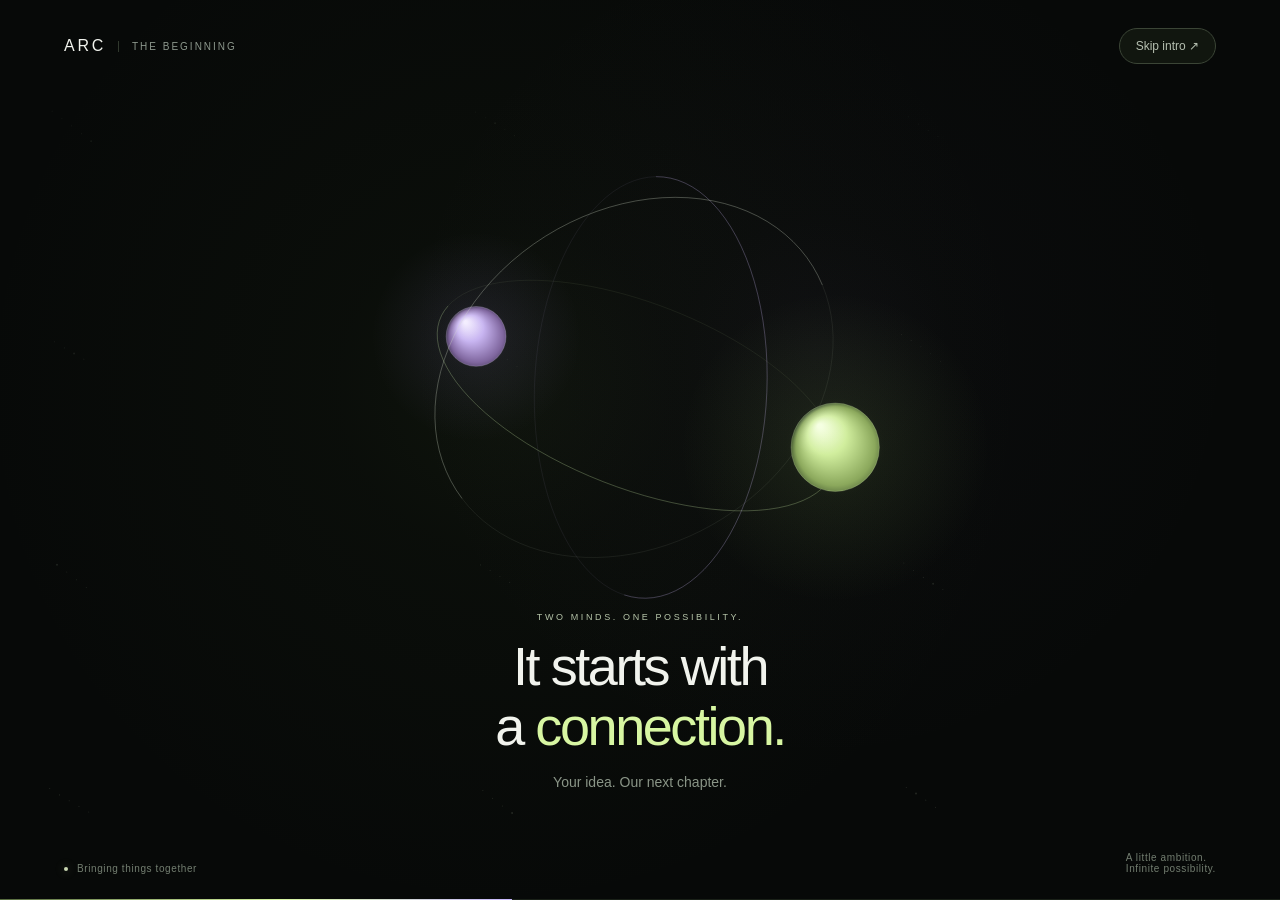
<file: web/index.html>
<!DOCTYPE html>
<html lang="en">
<head>
  <!--
    If you are serving your web app in a path other than the root, change the
    href value below to reflect the base path you are serving from.

    The path provided below has to start and end with a slash "/" in order for
    it to work correctly.

    For more details:
    * https://developer.mozilla.org/en-US/docs/Web/HTML/Element/base

    This is a placeholder for base href that will be replaced by the value of
    the `--base-href` argument provided to `flutter build`.
  -->
  <base href="$FLUTTER_BASE_HREF">

  <meta charset="UTF-8">
  <meta name="viewport" content="width=device-width, initial-scale=1.0, viewport-fit=cover">
  <link rel="stylesheet" href="arc_intro.css">
  <meta content="IE=Edge" http-equiv="X-UA-Compatible">
  <meta name="description" content="ARC Company workspace">
  <meta name="referrer" content="no-referrer">

  <!-- iOS meta tags & icons -->
  <meta name="mobile-web-app-capable" content="yes">
  <meta name="apple-mobile-web-app-status-bar-style" content="black">
  <meta name="apple-mobile-web-app-title" content="ARC">
  <link rel="apple-touch-icon" href="icons/Icon-192.png">

  <!-- Favicon -->
  <link rel="icon" type="image/png" href="favicon.png"/>

  <title>ARC</title>
  <link rel="manifest" href="manifest.json">
</head>
<body>
  <main id="arc-startup" class="arc-startup" aria-label="Opening ARC">
    <div class="arc-startup__mark" aria-hidden="true">A</div>
    <h1>ARC</h1>
    <p id="arc-startup-status" role="status" aria-live="polite">Opening your workspace…</p>
    <div class="arc-startup__pulse" aria-hidden="true"></div>
    <button id="arc-startup-retry" class="arc-intro__retry" type="button" hidden>Try again</button>
    <noscript>Enable JavaScript to open ARC.</noscript>
  </main>
  <section id="arc-intro" class="arc-intro" tabindex="-1" role="dialog" aria-modal="true" aria-label="Welcome to ARC">
    <canvas id="arc-intro-canvas" class="arc-intro__canvas" aria-hidden="true"></canvas>
    <header class="arc-intro__header">
      <div class="arc-intro__brand" aria-label="ARC">ARC<span>THE BEGINNING</span></div>
      <button id="arc-intro-skip" class="arc-intro__skip" type="button">Skip intro <span aria-hidden="true">↗</span></button>
    </header>
    <div class="arc-intro__copy">
      <p class="arc-intro__eyebrow">TWO MINDS. ONE POSSIBILITY.</p>
      <h1 class="arc-intro__title">It starts with<br>a <em>connection.</em></h1>
      <p class="arc-intro__caption">Your idea. Our next chapter.</p>
    </div>
    <footer class="arc-intro__footer">
      <div class="arc-intro__status"><span id="arc-intro-status" role="status" aria-live="polite">Bringing things together</span><button id="arc-intro-retry" class="arc-intro__retry" type="button">Try again</button></div>
      <span>A little ambition.<br>Infinite possibility.</span>
    </footer>
    <div class="arc-intro__track" aria-hidden="true"><div id="arc-intro-progress" class="arc-intro__progress"></div></div>
  </section>
  <script src="arc_startup.js"></script>
  <script src="arc_intro.js"></script>
  <script src="flutter_bootstrap.js" async></script>
</body>
</html>
</file>
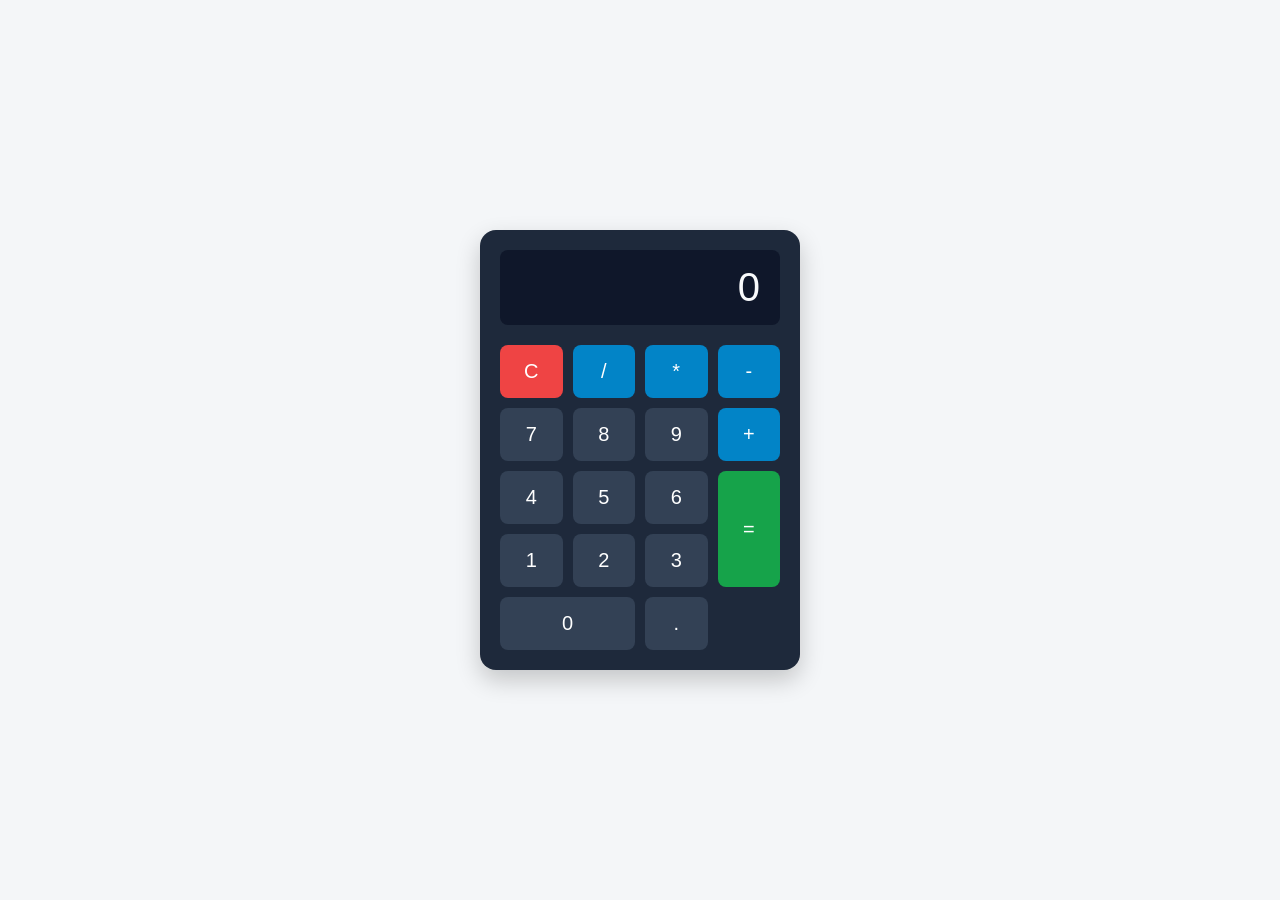
<file: projects/a0c96b6a69bdaa62/index.html>
<!DOCTYPE html>
<html lang="en">
<head>
  <meta charset="UTF-8">
  <meta name="viewport" content="width=device-width, initial-scale=1.0">
  <title>Browser Calculator</title>
  <link rel="stylesheet" href="style.css">
</head>
<body>
  <div class="calculator">
    <div class="display" id="display">0</div>
    <div class="buttons">
      <button class="btn btn-control" data-action="clear">C</button>
      <button class="btn btn-operator" data-action="operator" data-value="/">/</button>
      <button class="btn btn-operator" data-action="operator" data-value="*">*</button>
      <button class="btn btn-operator" data-action="operator" data-value="-">-</button>
      
      <button class="btn" data-value="7">7</button>
      <button class="btn" data-value="8">8</button>
      <button class="btn" data-value="9">9</button>
      <button class="btn btn-operator" data-action="operator" data-value="+">+</button>
      
      <button class="btn" data-value="4">4</button>
      <button class="btn" data-value="5">5</button>
      <button class="btn" data-value="6">6</button>
      <button class="btn btn-equals" data-action="equals">=</button>
      
      <button class="btn" data-value="1">1</button>
      <button class="btn" data-value="2">2</button>
      <button class="btn" data-value="3">3</button>
      <button class="btn btn-zero" data-value="0">0</button>
      
      <button class="btn" data-action="decimal">.</button>
    </div>
  </div>
  <script src="app.js"></script>
</body>
</html>
</file>
<file: web/arc_intro.css>
:root {
  --arc-intro-bg: #070908;
  --arc-intro-lime: #d7f6a2;
  --arc-intro-lilac: #c9b9ff;
}
html, body { background: var(--arc-intro-bg); }
.arc-startup {
  position: fixed; inset: 0; display: flex; flex-direction: column;
  align-items: center; justify-content: center; gap: 16px; padding: 28px;
  box-sizing: border-box; color: #f1f3ed; text-align: center;
  font-family: -apple-system, BlinkMacSystemFont, "Segoe UI", sans-serif;
}
.arc-startup__mark {
  display: grid; place-items: center; width: 64px; height: 64px;
  border: 1px solid #566147; border-radius: 20px; color: var(--arc-intro-lime);
  background: radial-gradient(circle at 30% 20%, #303d24, #11160f);
  font-size: 34px; box-shadow: 0 0 60px #d7f6a210;
}
.arc-startup h1 { margin: 8px 0 0; font-size: 21px; letter-spacing: .22em; font-weight: 500; }
.arc-startup p { margin: 0; max-width: 360px; color: #a2ac9c; font-size: 14px; line-height: 1.6; }
.arc-startup__pulse { width: 60px; height: 2px; background: var(--arc-intro-lime); animation: arc-startup-pulse 1.4s ease-in-out infinite; }
@keyframes arc-startup-pulse { 50% { opacity: .25; transform: scaleX(.5); } }
@media (prefers-reduced-motion: reduce) { .arc-startup__pulse { animation: none; } }
.arc-intro { display: none; }
html[data-arc-intro] .arc-intro {
  position: fixed;
  inset: 0;
  z-index: 2147483000;
  display: grid;
  grid-template-rows: auto 1fr auto;
  overflow: hidden;
  color: #f1f3ed;
  background: var(--arc-intro-bg);
  font-family: -apple-system, BlinkMacSystemFont, "Segoe UI", sans-serif;
  -webkit-font-smoothing: antialiased;
  isolation: isolate;
  outline: none;
  --arc-aperture: 0px;
}
.arc-intro__canvas { position: absolute; inset: 0; width: 100%; height: 100%; z-index: -1; }
.arc-intro__header {
  display: flex;
  align-items: center;
  justify-content: space-between;
  padding: max(28px, env(safe-area-inset-top)) clamp(24px, 5vw, 80px) 0;
}
.arc-intro__brand { display: flex; align-items: center; gap: 12px; font-size: 16px; letter-spacing: .17em; font-weight: 500; }
.arc-intro__brand span:last-child { color: #8d988d; font-size: 10px; letter-spacing: .2em; font-weight: 400; padding-left: 13px; border-left: 1px solid #30382d; }
.arc-intro__skip, .arc-intro__retry {
  font: inherit;
  border: 1px solid #3b4536;
  border-radius: 999px;
  background: #11160f;
  color: #b5bfb0;
  font-size: 12px;
  padding: 10px 16px;
  cursor: pointer;
  transition: color .18s, border-color .18s, background .18s;
}
.arc-intro__skip:hover, .arc-intro__retry:hover { color: #eefcd9; border-color: #a1b88c; background: #1a2217; }
.arc-intro__skip:focus-visible, .arc-intro__retry:focus-visible { outline: 2px solid var(--arc-intro-lime); outline-offset: 5px; }
.arc-intro__copy {
  position: absolute;
  left: 24px;
  right: 24px;
  top: 68%;
  text-align: center;
  animation: arc-copy-in 950ms 240ms both;
  transition: opacity .4s, transform .6s;
}
.arc-intro__eyebrow { margin: 0 0 14px; color: #b7c6aa; font-size: 9px; font-weight: 500; letter-spacing: .29em; }
.arc-intro__title { margin: 0; font-size: clamp(28px, 4.4vw, 54px); line-height: 1.12; font-weight: 400; letter-spacing: -.045em; }
.arc-intro__title em { color: var(--arc-intro-lime); font-style: normal; }
.arc-intro__caption { margin: 14px 0 0; color: #8a9587; font-size: clamp(12px, 1.4vw, 14px); line-height: 1.6; }
.arc-intro__footer {
  grid-row: 3;
  display: flex;
  align-items: end;
  justify-content: space-between;
  gap: 24px;
  padding: 0 clamp(24px, 5vw, 80px) max(26px, env(safe-area-inset-bottom));
  color: #737e70;
  font-size: 10px;
  letter-spacing: .06em;
  transition: opacity .4s;
}
.arc-intro__status { display: flex; align-items: center; gap: 9px; }
.arc-intro__status::before { content: ''; height: 4px; width: 4px; border-radius: 50%; background: #c9d6b2; box-shadow: 0 0 10px #bbd49266; }
.arc-intro__track { position: absolute; height: 1px; bottom: 0; left: 0; right: 0; background: #1a2118; }
.arc-intro__progress { height: 100%; transform-origin: left; transform: scaleX(0); background: linear-gradient(90deg, #566b3e, #d7f6a2 55%, #c9b9ff); }
.arc-intro__retry { display: none; margin-left: 12px; padding: 6px 12px; }
.arc-intro[data-slow] .arc-intro__retry { display: inline-block; }
html[data-arc-intro="opening"] .arc-intro {
  -webkit-mask-image: radial-gradient(circle at var(--arc-focus-x, 50%) var(--arc-focus-y, 43%), transparent var(--arc-aperture), #000 calc(var(--arc-aperture) + 2px));
  mask-image: radial-gradient(circle at var(--arc-focus-x, 50%) var(--arc-focus-y, 43%), transparent var(--arc-aperture), #000 calc(var(--arc-aperture) + 2px));
}
html[data-arc-intro="opening"] .arc-intro__copy { opacity: 0; transform: translateY(8px); }
html[data-arc-intro="opening"] .arc-intro__header,
html[data-arc-intro="opening"] .arc-intro__footer { opacity: 0; transition: opacity .22s; }
@keyframes arc-copy-in { from { opacity: 0; transform: translateY(12px); } to { opacity: 1; transform: translateY(0); } }
@media (max-width: 520px) {
  .arc-intro__header { padding-top: max(22px, env(safe-area-inset-top)); }
  .arc-intro__brand span:last-child { display: none; }
  .arc-intro__copy { top: 65%; }
  .arc-intro__footer { font-size: 9px; }
  .arc-intro__footer > span:last-child { max-width: 115px; text-align: right; line-height: 1.6; }
}
@media (prefers-reduced-motion: reduce) {
  .arc-intro *, .arc-intro { animation: none !important; transition: none !important; }
}
/* Low-height displays use an editorial split layout instead of squeezing copy. */
@media (max-height: 540px) and (min-width: 600px) {
  .arc-intro__copy { top: 35%; left: 54%; right: 6%; text-align: left; }
  .arc-intro__title { font-size: clamp(25px, 4vw, 40px); }
  .arc-intro__caption { font-size: 12px; }
  .arc-intro__eyebrow { font-size: 8px; letter-spacing: .2em; }
}

.arc-intro[data-stage="connection"] .arc-intro__title em { text-shadow: 0 0 38px #b6df6430; }
</file>
<file: projects/a0c96b6a69bdaa62/style.css>
* {
  box-sizing: border-box;
  margin: 0;
  padding: 0;
  font-family: -apple-system, BlinkMacSystemFont, "Segoe UI", Roboto, Helvetica, Arial, sans-serif;
}

body {
  min-height: 100vh;
  display: flex;
  justify-content: center;
  align-items: center;
  background-color: #f4f6f8;
}

.calculator {
  width: 320px;
  background: #1e293b;
  border-radius: 16px;
  padding: 20px;
  box-shadow: 0 10px 25px rgba(0, 0, 0, 0.2);
}

.display {
  background: #0f172a;
  color: #f8fafc;
  font-size: 2.5rem;
  padding: 15px 20px;
  text-align: right;
  border-radius: 8px;
  margin-bottom: 20px;
  overflow-x: auto;
  min-height: 70px;
  display: flex;
  align-items: center;
  justify-content: flex-end;
}

.buttons {
  display: grid;
  grid-template-columns: repeat(4, 1fr);
  gap: 10px;
}

.btn {
  background: #334155;
  color: #ffffff;
  border: none;
  font-size: 1.25rem;
  padding: 15px;
  border-radius: 8px;
  cursor: pointer;
  transition: background 0.15s ease;
}

.btn:hover {
  background: #475569;
}

.btn-operator {
  background: #0284c7;
}

.btn-operator:hover {
  background: #0369a1;
}

.btn-control {
  background: #ef4444;
}

.btn-control:hover {
  background: #dc2626;
}

.btn-equals {
  background: #16a34a;
  grid-row: span 2;
}

.btn-equals:hover {
  background: #15803d;
}

.btn-zero {
  grid-column: span 2;
}
</file>
